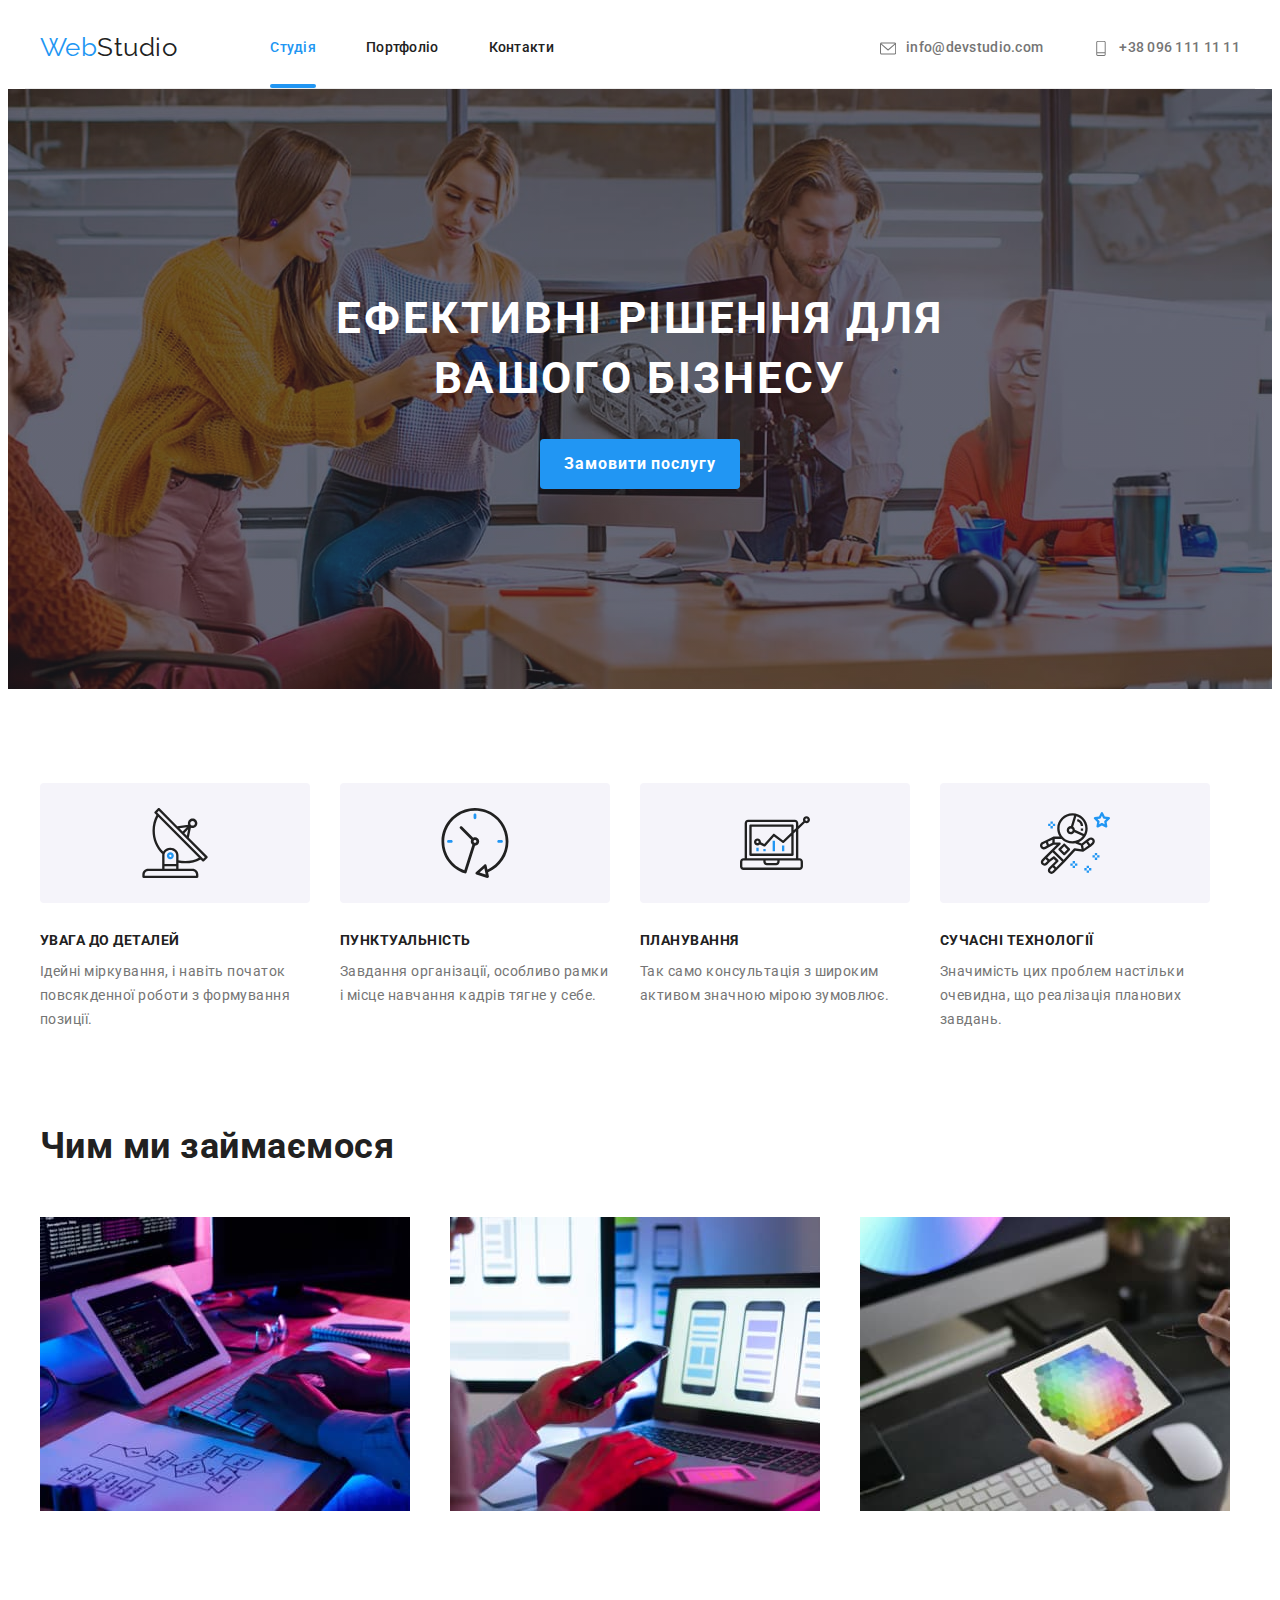
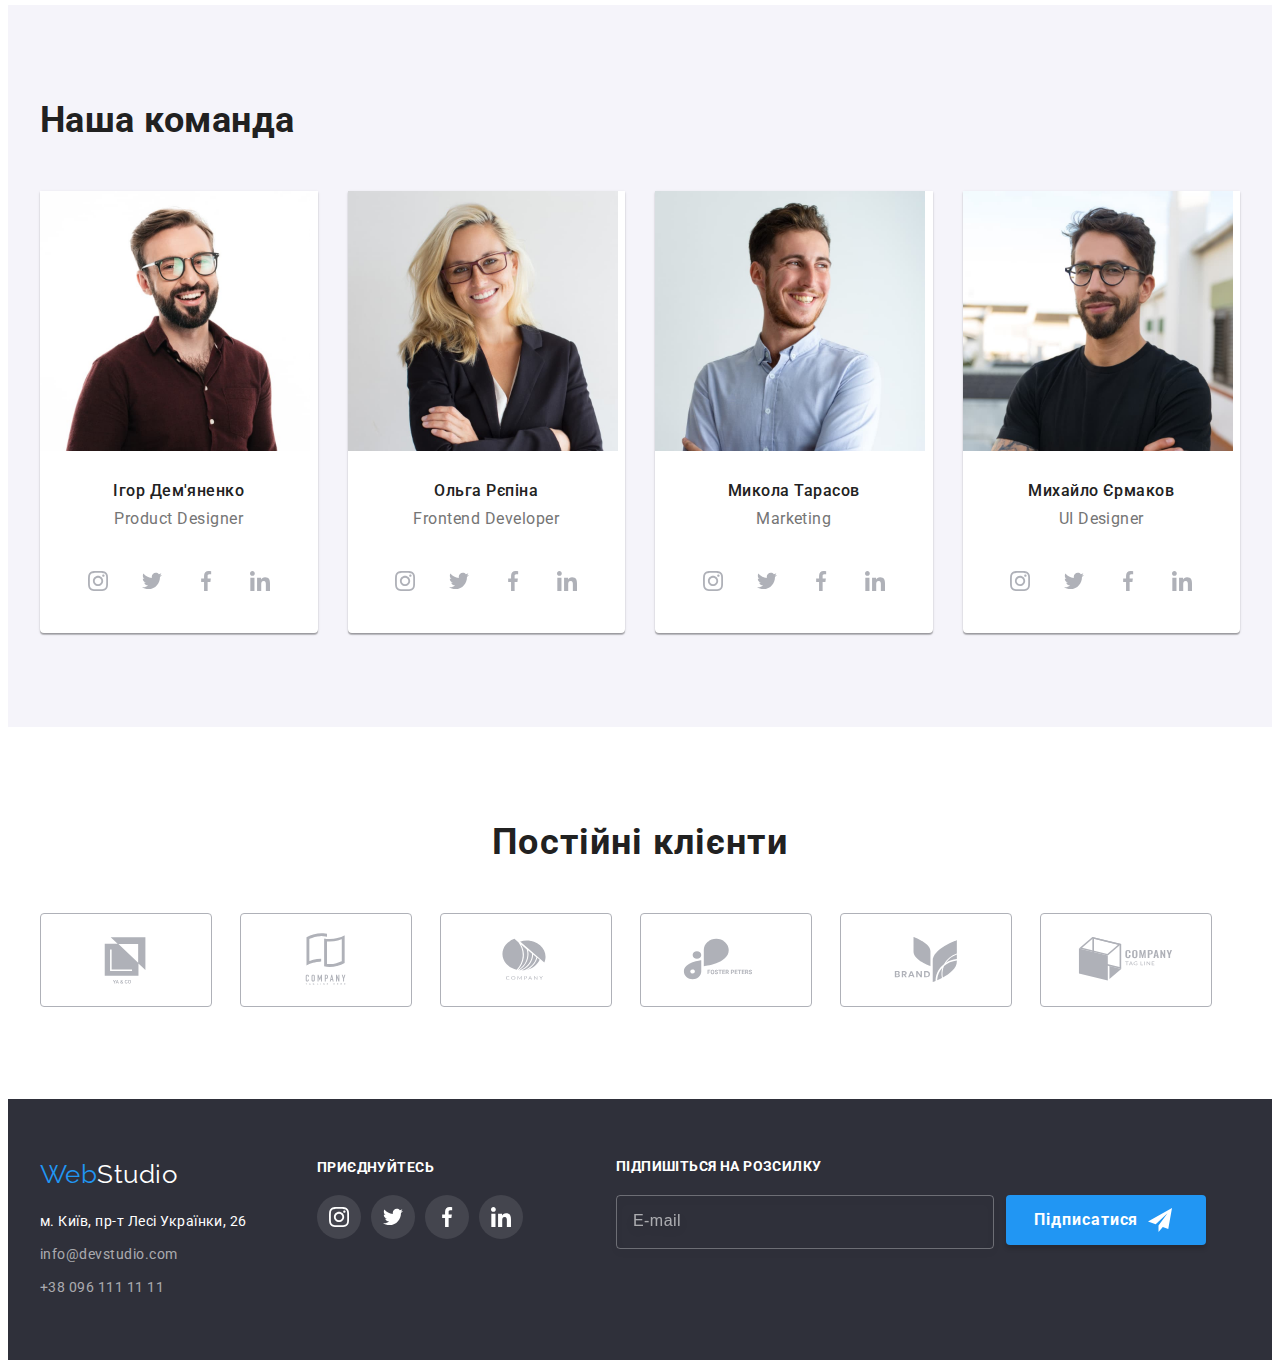
<file: index.html>
<!DOCTYPE html>
<html lang="uk">

<head>
    <meta charset="UTF-8">
    <meta http-equiv="X-UA-Compatible" content="IE=edge">
    <meta name="viewport" content="width=device-width, initial-scale=1.0">
    <link rel="preconnect" href="https://fonts.googleapis.com">
    <link rel="preconnect" href="https://fonts.gstatic.com" crossorigin>
    <link
        href="https://fonts.googleapis.com/css2?family=Raleway:wght@700&family=Roboto:wght@400;500;700;900&display=swap"
        rel="stylesheet">
    <link rel="stylesheet" href="https://cdnjs.cloudflare.com/ajax/libs/modern-normalize/1.1.0/modern-normalize.min.css"
        integrity="sha512-wpPYUAdjBVSE4KJnH1VR1HeZfpl1ub8YT/NKx4PuQ5NmX2tKuGu6U/JRp5y+Y8XG2tV+wKQpNHVUX03MfMFn9Q=="
        crossorigin="anonymous" referrerpolicy="no-referrer" />
    <!-- <link rel="stylesheet" href="./css/styles.css"> -->
    <link rel="stylesheet" href="./css/main.min.css">
    <title>Home_work 7</title>
</head>

<body>
    <header class="header">
        <div class="container">
            <a href="#" class="logo link"> <span class="logo-web">Web</span>Studio</a>
            <nav class="navigation">
                <ul class="navigation__list list">
                    <li class="navigation__item"><a class="navigation__link link current" href="#">Студія</a></li>
                    <li class="navigation__item"><a class="navigation__link link" href="portfolio.html">Портфоліо</a></li>
                    <li class="navigation__item"><a class="navigation__link link" href="#">Контакти</a></li>
                </ul>
            </nav>

            <ul class="adress__list list">
                <li class="adress__item"><a class="adress__mail link" href="mailto:info@devstudio.com">
                        <svg class="mail-icon" width="16px" height="16px">
                            <use href="./images/icons.svg.svg#icon-mail"></use>
                        </svg> info@devstudio.com </a>
                </li>
                <li class="adress__item"><a class="adress__tel link" href="tel:+380961111111">
                        <svg class="tel-icon" width="16px" height="16px">
                            <use href="./images/icons.svg.svg#icon-tel"></use>
                        </svg>+38 096 111 11 11</a></li>
            </ul>
        </div>
    </header>
    <main>
        <!-- section1 -->
        <section class="hero">
            <div class="overlay">
                <div class="container">
                    <h1 class="overlay__title">Ефективні рішення для вашого бізнесу</h1>
                    <button type="button" class="overlay__btn btn" data-modal-open>Замовити послугу</button>
                </div>
            </div>
        </section>
        <!-- section2 -->
        <section class="feature">
            <div class="container">
                <h2 class="feature__title">Особливості</h2>
                <ul class="feature__list list">
                    <li class="feature__item">
                        <div class="feature__box">
                            <svg class="feature__icon" width="70" height="70">
                                <use href="./images/icons.svg.svg#icon-antenna-1-1"></use>
                            </svg>
                        </div>
                        <h3 class="feature__name">УВАГА ДО ДЕТАЛЕЙ</h3>
                        <p class="feature__text text">Ідейні міркування, і навіть початок повсякденної роботи з
                            формування
                            позиції.</p>
                    </li>
                    <li class="feature__item">
                        <div class="feature__box">
                            <svg class="feature__icon" width="70" height="70">
                                <use href="./images/icons.svg.svg#icon-clock-1-1"></use>
                            </svg>
                        </div>
                        <h3 class="feature__name">ПУНКТУАЛЬНІСТЬ</h3>
                        <p class="feature__text text">Завдання організації, особливо рамки і місце навчання кадрів тягне
                            у
                            себе.
                        </p>
                    </li>
                    <li class="feature__item">
                        <div class="feature__box">
                            <svg class="feature__icon" width="70" height="70">
                                <use href="./images/icons.svg.svg#icon-diagram-1-1"></use>
                            </svg>
                        </div>
                        <h3 class="feature__name">ПЛАНУВАННЯ</h3>
                        <p class="feature__text text">Так само консультація з широким активом значною мірою зумовлює.</p>
                    </li>
                    <li class="feature__item">
                        <div class="feature__box">
                            <svg class="feature__icon" width="70" height="70">
                                <use href="./images/icons.svg.svg#icon-astronaut"></use>
                            </svg>
                        </div>
                        <h3 class="feature__name">СУЧАСНІ ТЕХНОЛОГІЇ</h3>
                        <p class="feature__text text">Значимість цих проблем настільки очевидна, що реалізація планових
                            завдань.
                        </p>
                    </li>
                </ul>
            </div>
        </section>
        <!-- section3 -->
        <section class="work">
            <div class="container">
                <h2 class="work__title title">Чим ми займаємося</h2>

                <ul class="work__list list">
                    <li class="work__item"><img class="work__img" width="370" src="./images/box_1.jpg"
                            alt="програмування">
                    </li>
                    <li class="work__item"><img class="work__img" width="370" src="./images/box_2.jpg"
                            alt="кросплатформність"></li>
                    <li class="work__item"><img class="work__img" width="370" src="./images/box_3.jpg" alt="дизайн"></li>
                </ul>
            </div>
        </section>
        <!-- section4 -->
        <section class="team">
            <div class="container">
                <h2 class="team__text title">Наша команда</h2>
                <ul class="team__list list">
                    <li class="team__item">
                        <img class="team__img" width="270" src="./images/img.jpg" alt="працівник 1">
                        <h3 class="team__name">Ігор Дем'яненко</h3>
                        <p class="team__speciality text">Product Designer</p>
                        <ul class="team-soc__list list">
                            <li class="team-soc__item">
                                <a class="team__link" href="#">
                                    <svg class="soc__icon" width="20" height="20">
                                        <use href="./images/icons.svg.svg#icon-instagram"></use>
                                    </svg>
                                </a>
                            </li>
                            <li class="team-soc__item">
                                <a class="team__link" href="#">
                                    <svg class="soc__icon" width="20" height="20">
                                        <use href="./images/icons.svg.svg#icon-twitter"></use>
                                    </svg>
                                </a>
                            </li>
                            <li class="team-soc__item">
                                <a class="team__link" href="#">
                                    <svg class="soc__icon" width="20" height="20">
                                        <use href="./images/icons.svg.svg#icon-facebook"></use>
                                    </svg>
                                </a>
                            </li>
                            <li class="team-soc__item">
                                <a class="team__link" href="#">
                                    <svg class="soc__icon" width="20" height="20">
                                        <use href="./images/icons.svg.svg#icon-linkedin"></use>
                                    </svg>
                                </a>
                            </li>
                        </ul>
                    </li>

                    <li class="team__item">
                        <img class="team__img" width="270" src="./images/img_(1).jpg" alt="працівник 2">
                        <h3 class="team__name">Ольга Рєпіна</h3>
                        <p class="team__speciality text">Frontend Developer</p>
                        <ul class="team-soc__list list">
                            <li class="team-soc__item">
                                <a class="team__link" href="#">
                                    <svg class="soc__icon" width="20" height="20">
                                        <use href="./images/icons.svg.svg#icon-instagram"></use>
                                    </svg>
                                </a>
                            </li>
                            <li class="team-soc__item">
                                <a class="team__link" href="#">
                                    <svg class="soc__icon" width="20" height="20">
                                        <use href="./images/icons.svg.svg#icon-twitter"></use>
                                    </svg>
                                </a>
                            </li>
                            <li class="team-soc__item">
                                <a class="team__link" href="#">
                                    <svg class="soc__icon" width="20" height="20">
                                        <use href="./images/icons.svg.svg#icon-facebook"></use>
                                    </svg>
                                </a>
                            </li>
                            <li class="team-soc__item">
                                <a class="team__link" href="#">
                                    <svg class="soc__icon" width="20" height="20">
                                        <use href="./images/icons.svg.svg#icon-linkedin"></use>
                                    </svg>
                                </a>
                            </li>
                        </ul>
                    </li>

                    <li class="team__item">
                        <img class="team__img" width="270" src="./images/img_(2).jpg" alt="працівник 3">
                        <h3 class="team__name">Микола Тарасов</h3>
                        <p class="team__speciality text">Marketing</p>
                        <ul class="team-soc__list list">
                            <li class="team-soc__item">
                                <a class="team__link" href="#">
                                    <svg class="soc__icon" width="20" height="20">
                                        <use href="./images/icons.svg.svg#icon-instagram"></use>
                                    </svg>
                                </a>
                            </li>
                            <li class="team-soc__item">
                                <a class="team__link" href="#">
                                    <svg class="soc__icon" width="20" height="20">
                                        <use href="./images/icons.svg.svg#icon-twitter"></use>
                                    </svg>
                                </a>
                            </li>
                            <li class="team-soc__item">
                                <a class="team__link" href="#">
                                    <svg class="soc__icon" width="20" height="20">
                                        <use href="./images/icons.svg.svg#icon-facebook"></use>
                                    </svg>
                                </a>
                            </li>
                            <li class="team-soc__item">
                                <a class="team__link" href="#">
                                    <svg class="soc__icon" width="20" height="20">
                                        <use href="./images/icons.svg.svg#icon-linkedin"></use>
                                    </svg>
                                </a>
                            </li>
                        </ul>
                    </li>

                    <li class="team__item">
                        <img class="team__img" width="270" src="./images/img_(3).jpg" alt="працівник 4">
                        <h3 class="team__name">Михайло Єрмаков</h3>
                        <p class="team__speciality text">UI Designer</p>
                        <ul class="team-soc__list list">
                            <li class="team-soc__item">
                                <a class="team__link" href="#">
                                    <svg class="soc__icon" width="20" height="20">
                                        <use href="./images/icons.svg.svg#icon-instagram"></use>
                                    </svg>
                                </a>
                            </li>
                            <li class="team-soc__item">
                                <a class="team__link" href="#">
                                    <svg class="soc__icon" width="20" height="20">
                                        <use href="./images/icons.svg.svg#icon-twitter"></use>
                                    </svg>
                                </a>
                            </li>
                            <li class="team-soc__item">
                                <a class="team__link" href="#">
                                    <svg class="soc__icon" width="20" height="20">
                                        <use href="./images/icons.svg.svg#icon-facebook"></use>
                                    </svg>
                                </a>
                            </li>
                            <li class="team-soc__item">
                                <a class="team__link" href="#">
                                    <svg class="soc__icon" width="20" height="20">
                                        <use href="./images/icons.svg.svg#icon-linkedin"></use>
                                    </svg>
                                </a>
                            </li>
                        </ul>
                    </li>
                </ul>
            </div>
        </section>
        <!-- section5 -->
        <section class="clients">
            <div class="container">
                <h2 class="clients__title">Постійні клієнти</h2>
                <ul class="clients__list list">
                    <li class="clients__item"><a href="#" class="clients__link">
                            <svg class="clients__icon" width="106" height="60">
                                <use href="./images/icons.svg.svg#icon-Logo-1"></use>
                            </svg>
                        </a></li>
                    <li class="clients__item"><a href="#" class="clients__link">
                            <svg class="clients__icon" width="106" height="60">
                                <use href="./images/icons.svg.svg#icon-Logo-2"></use>
                            </svg>
                        </a></li>
                    <li class="clients__item"><a href="#" class="clients__link">
                            <svg class="clients__icon" width="106" height="60">
                                <use href="./images/icons.svg.svg#icon-Logo-3"></use>
                            </svg>
                        </a></li>
                    <li class="clients__item"><a href="#" class="clients__link">
                            <svg class="clients__icon" width="106" height="60">
                                <use href="./images/icons.svg.svg#icon-Logo-4"></use>
                            </svg>
                        </a></li>
                    <li class="clients__item"><a href="#" class="clients__link">
                            <svg class="clients__icon" width="106" height="60">
                                <use href="./images/icons.svg.svg#icon-Logo-5"></use>
                            </svg>
                        </a></li>
                    <li class="clients__item"><a href="#" class="clients__link">
                            <svg class="clients__icon" width="106" height="60">
                                <use href="./images/icons.svg.svg#icon-Logo-6"></use>
                            </svg>
                        </a></li>
                </ul>
            </div>
        </section>
    </main>

    <footer class="footer">
        <div class="container">
            <div class="footer__box">
                <a class="logo__footer link" href="#"><span class="logo-web">Web</span>Studio</a>
                <address class="footer__address">
                    <ul class="footer-address__list">
                        <li class="footer-adress__item list"><a class="footer__address link" target="_blank"
                                rel="noopener noreferrer nofollow" href="https://goo.gl/maps/Fz8Da1LsqDH79VLF6">м. Київ,
                                пр-т
                                Лесі Українки, 26</a></li>
                        <li class="footer-adress__item list"><a class="footer__mail link"
                                href="mailto:info@devstudio.com">info@devstudio.com</a></li>
                        <li class="footer-adress__item list"><a class="footer__tel link" href="tel:+380961111111">+38 096
                                111
                                11
                                11</a></li>
                    </ul>
                </address>
            </div>
            <div class="footer__soc">
                <h2 class="footer-soc__title">приєднуйтесь</h2>
                <ul class="footer-soc__list list">
                    <li class="footer-soc__item">
                        <a class="footer__link" href="#">
                            <svg class="footer-soc__icon" width="20" height="20">
                                <use href="./images/icons.svg.svg#icon-instagram"></use>
                            </svg>
                        </a>
                    </li>
                    <li class="footer-soc__item">
                        <a class="footer__link" href="#">
                            <svg class="footer-soc__icon" width="20" height="20">
                                <use href="./images/icons.svg.svg#icon-twitter"></use>
                            </svg>
                        </a>
                    </li>
                    <li class="footer-soc__item">
                        <a class="footer__link" href="#">
                            <svg class="footer-soc__icon" width="20" height="20">
                                <use href="./images/icons.svg.svg#icon-facebook"></use>
                            </svg>
                        </a>
                    </li>
                    <li class="footer-soc__item">
                        <a class="footer__link" href="#">
                            <svg class="footer-soc__icon" width="20" height="20">
                                <use href="./images/icons.svg.svg#icon-linkedin"></use>
                            </svg>
                        </a>
                    </li>
                </ul>
            </div>

            <div class="input__footer">
                <form action="">

                    <label for="subscribe" class="label__subscribe">Підпишіться на розсилку</label>
                    <div class="container__subscribe">
                        <input type="text" name="subscribe" id="subscribe" class="input__subscribe" placeholder="E-mail">
                        <button type="submit" class="subscribe__btn btn">Підписатися
                            <svg class="icon__subscribe" width="24" height="24">
                                <use href="./images/icons.svg.svg#icon-icon-fly"></use>
                            </svg>
                        </button>
                    </div>
            </div>
            </form>
        </div>
        </div>
    </footer>
    <!-- modal -->
    <div class="backdrop is-hidden" data-modal>
        <div class="modal">
            <button type="button" class="modal__close" data-modal-close>
                <svg class="icon-modal_close" width="17" height="17">
                    <use href="./images/icons.svg.svg#icon-close-black-18dp-2-1-1"></use>
                </svg>
            </button>
            <p class="modal__heading">Залиште свої дані, ми вам передзвонимо</p>

            <form action="">
                <div class="modal-input__group">
                    <label for="name">Ім'я</label>
                    <div class="modal__icon">
                        <input type="text" class="modal__input" placeholder=" " name="name" id="name" required>
                        <svg class="icon-modal__label" width="18" height="18">
                            <use href="./images/icons.svg.svg#icon-person"></use>
                        </svg>
                    </div>
                </div>

                <div class="modal-input__group">
                    <label for="tel">Телефон</label>
                    <div class="modal__icon">
                        <input type="tel " class="modal__input" placeholder=" " name="tel" id="tel">
                        <svg class="icon-modal__label" width="18" height="18">
                            <use href="./images/icons.svg.svg#icon-phone"></use>
                        </svg>
                    </div>
                </div>

                <div class="modal-input__group">
                    <label for="email">Пошта</label>
                    <div class="modal__icon">
                        <input type="email" class="modal__input" placeholder=" " name="email" id="email">
                        <svg class="icon-modal__label" width="18" height="18">
                            <use href="./images/icons.svg.svg#icon-email"></use>
                        </svg>
                    </div>
                </div>

                <div class="modal-input__group">
                    <label for="comment">Коментар</label>
                    <textarea name="comment" id="comment" class="modal__comment" placeholder="Введіть текст"></textarea>
                </div>

                <div class="modal-input__politic">
                    <input type="checkbox" name="politic" id="politic" class="politick__check">
                    <label for="politic" class="politic__label">
                        <span class="politick__check2">
                            <svg width="11" height="8">
                                <use href="./images/icons.svg.svg#icon-politic-check"></use>
                            </svg>
                        </span>
                        Погоджуюся з розсилкою та приймаю<a href="#" class="politic__link">Умови договору</a></label>
                </div>
                <button type="submit" class="modal__btn btn">Відправити</button>
            </form>
        </div>
    </div>

    <script src="./js/modal.js"></script>
</body>

</html>
</file>
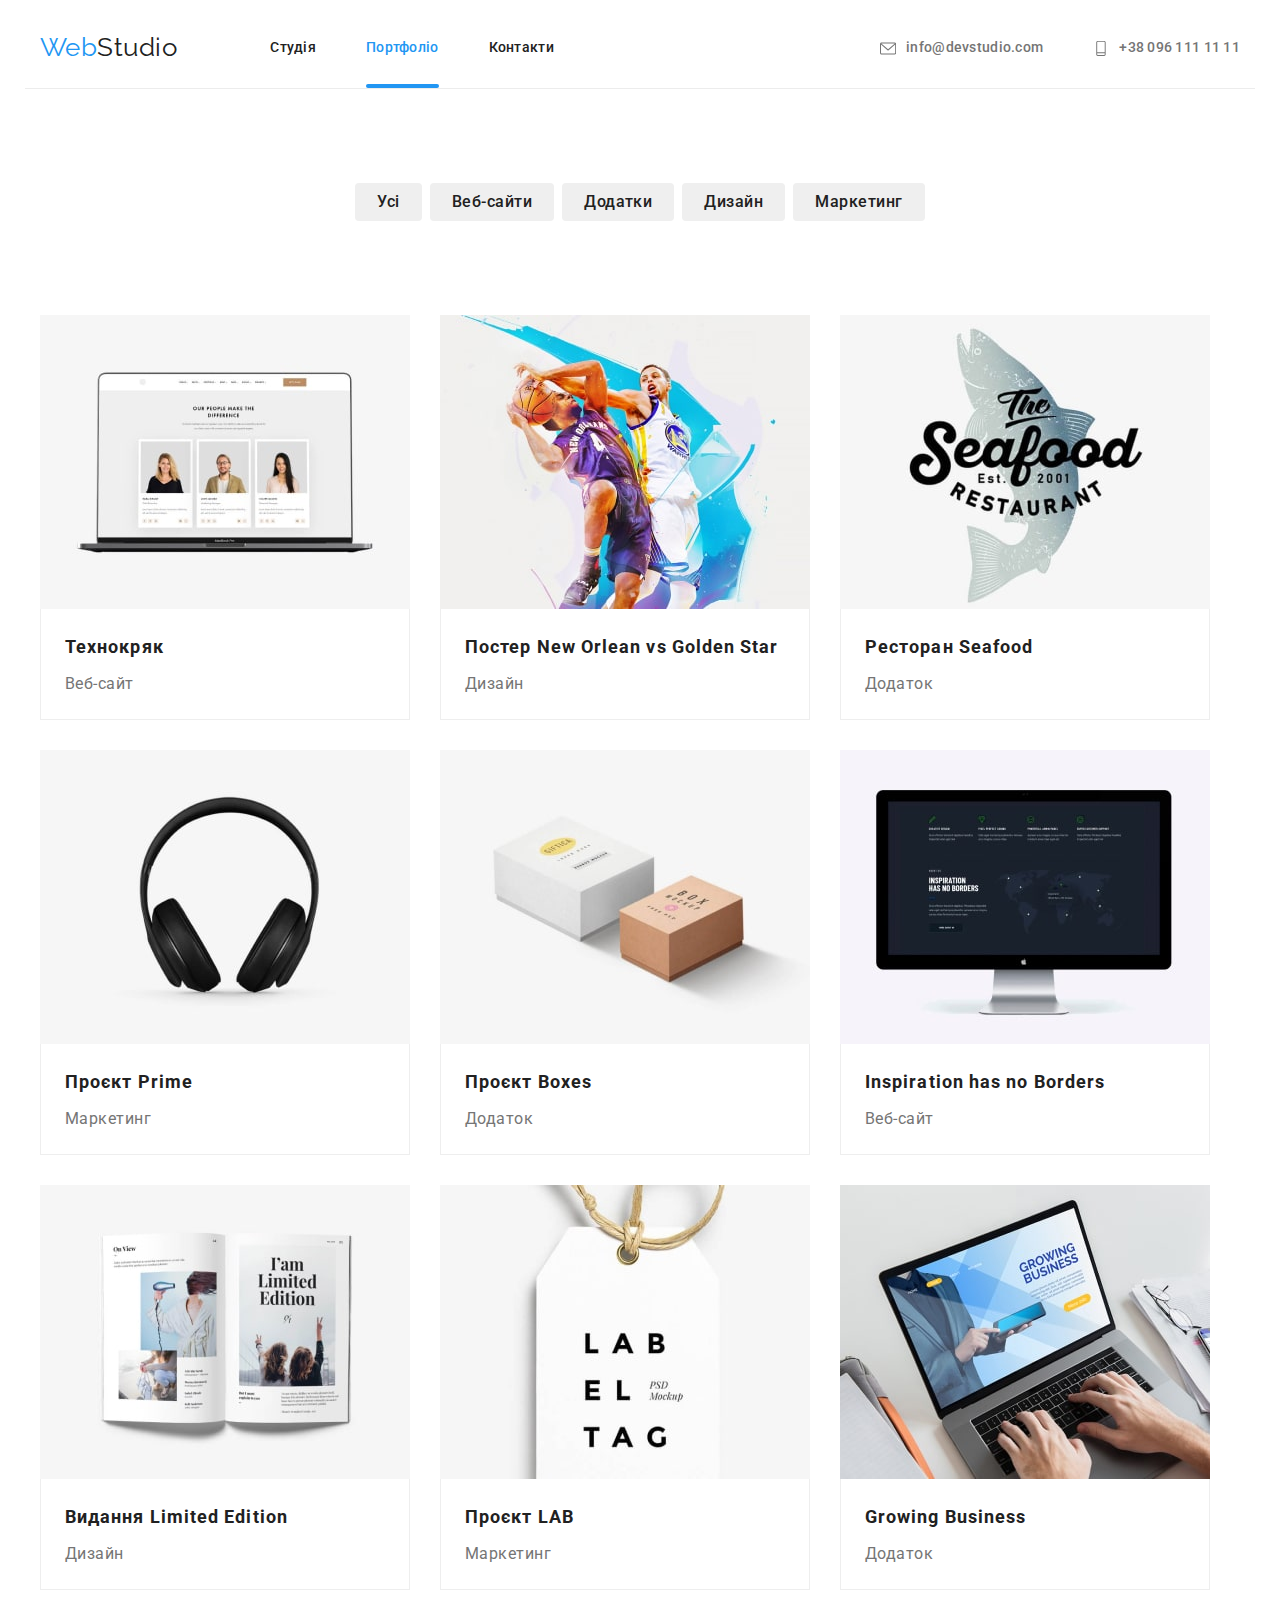
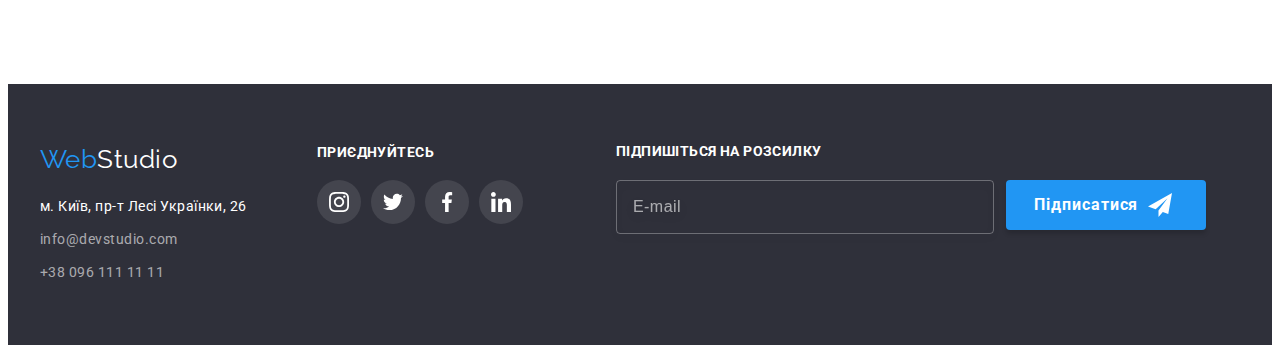
<file: portfolio.html>
<!DOCTYPE html>
<html lang="uk">

<head>
    <meta charset="UTF-8">
    <meta http-equiv="X-UA-Compatible" content="IE=edge">
    <meta name="viewport" content="width=device-width, initial-scale=1.0">
    <link rel="preconnect" href="https://fonts.googleapis.com">
    <link rel="preconnect" href="https://fonts.gstatic.com" crossorigin>
    <link
        href="https://fonts.googleapis.com/css2?family=Raleway:wght@700&family=Roboto:wght@400;500;700;900&display=swap"
        rel="stylesheet">
    <link rel="stylesheet" href="https://cdnjs.cloudflare.com/ajax/libs/modern-normalize/1.1.0/modern-normalize.min.css"
        integrity="sha512-wpPYUAdjBVSE4KJnH1VR1HeZfpl1ub8YT/NKx4PuQ5NmX2tKuGu6U/JRp5y+Y8XG2tV+wKQpNHVUX03MfMFn9Q=="
        crossorigin="anonymous" referrerpolicy="no-referrer" />
    <!-- <link rel="stylesheet" href="./css/styles.css"> -->
    <link rel="stylesheet" href="./css/main.min.css">
    <title>Home_work 7</title>
</head>

<body>
    <header class="header">
        <div class="container">
            <a href="#" class="logo link"> <span class="logo-web">Web</span>Studio</a>
            <nav class="navigation">
                <ul class="navigation__list list">
                    <li class="navigation__item"><a class="navigation__link link" href="index.html">Студія</a></li>
                    <li class="navigation__item"><a class="navigation__link link current" href="#">Портфоліо</a></li>
                    <li class="navigation__item"><a class="navigation__link link" href="#">Контакти</a></li>
                </ul>
            </nav>

            <ul class="adress__list list">
                <li class="adress__item"><a class="adress__mail link" href="mailto:info@devstudio.com">
                        <svg class="mail-icon" width="16px" height="16px">
                            <use href="./images/icons.svg.svg#icon-mail"></use>
                        </svg> info@devstudio.com </a>
                </li>
                <li class="adress__item"><a class="adress__tel link" href="tel:+380961111111">
                        <svg class="tel-icon" width="16px" height="16px">
                            <use href="./images/icons.svg.svg#icon-tel"></use>
                        </svg>+38 096 111 11 11</a></li>
            </ul>
        </div>
    </header>

    <main>
        <!--buttons-->
        <section class="portfolio__buttons">
            <div class="container">
                <ul class="buttons__list list">
                    <li class="buttons__item"><button class="buttons__portfolio btn" type="button">Усі</button></li>
                    <li class="buttons__item"><button class="buttons__portfolio btn" type="button">Веб-сайти</button>
                    </li>
                    <li class="buttons__item"><button class="buttons__portfolio btn" type="button">Додатки</button></li>
                    <li class="buttons__item"><button class="buttons__portfolio btn" type="button">Дизайн</button></li>
                    <li class="buttons__item"><button class="buttons__portfolio btn" type="button">Маркетинг</button>

                </ul>
            </div>
        </section>
        <!--portfolio-->
        <section class="portfolio">
            <div class="container">
                <h1 class="portfolio__title">Portfolio</h1>
                <ul class="portfolio__list list">
                    <li class="portfolio__item">
                        <a class="portfolio__link link" href="#">
                            <div class="wrapper">
                                <img class="portfolio__img" src="./images/img-1-min.jpg" alt="ноутбук" width="370">
                                <p class="text__card">Ресурс пропонує комплексні пропозиції з різним рівнем функціоналу
                                    та сервісів. Все це
                                    дозволить відвідувачу отримати
                                    вичерпні відомості про компанію чи приватну особу.
                                </p>
                            </div>
                            <div class="portfolio__container">
                                <h2 class="portfolio-after__title">Технокряк</h2>
                                <p class="portfolio__text text">Веб-сайт</p>
                            </div>
                        </a>
                    </li>
                    <li class="portfolio__item">
                        <a class="portfolio__link link" href="#">
                            <div class="wrapper">
                                <img class="portfolio__img" src="./images/img-2-min.jpg" alt="баскетболисти"
                                    width="370">
                                <p class="text__card">Ресурс пропонує комплексні пропозиції з різним рівнем функціоналу
                                    та сервісів. Все це
                                    дозволить відвідувачу отримати
                                    вичерпні відомості про компанію чи приватну особу.
                                </p>
                            </div>
                            <div class="portfolio__container">
                                <h2 class="portfolio-after__title">Постер<span lang="en"> New Orlean vs Golden
                                        Star</span>
                                </h2>
                                <p class="portfolio__text text">Дизайн</p>
                            </div>
                        </a>
                    </li>
                    <li class="portfolio__item">
                        <a class="portfolio__link link" href="#">
                            <div class="wrapper">
                                <img class="portfolio__img" src="./images/img-3-min.jpg" alt="назва ресторану"
                                    width="370">
                                <p class="text__card">Ресурс пропонує комплексні пропозиції з різним рівнем функціоналу
                                    та сервісів. Все це
                                    дозволить відвідувачу отримати
                                    вичерпні відомості про компанію чи приватну особу.
                                </p>
                            </div>
                            <div class="portfolio__container">
                                <h2 class="portfolio-after__title">Ресторан <span lang="en">Seafood</span></h2>
                                <p class="portfolio__text text">Додаток</p>
                            </div>
                        </a>
                    </li>
                    <li class="portfolio__item">
                        <a class="portfolio__link link" href="#">
                            <div class="wrapper">
                                <img class="portfolio__img" src="./images/img-4-min.jpg" alt="наушники" width="370">
                                <p class="text__card">Ресурс пропонує комплексні пропозиції з різним рівнем функціоналу
                                    та сервісів. Все це
                                    дозволить відвідувачу отримати
                                    вичерпні відомості про компанію чи приватну особу.
                                </p>
                            </div>
                            <div class="portfolio__container">
                                <h2 class="portfolio-after__title">Проєкт <span lang="en">Prime</span></h2>
                                <p class="portfolio__text text">Маркетинг</p>
                            </div>
                        </a>
                    </li>
                    <li class="portfolio__item">
                        <a class="portfolio__link link" href="#">
                            <div class="wrapper">
                                <img class="portfolio__img" src="./images/img-5-min.jpg" alt="коробки" width="370">
                                <p class="text__card">Ресурс пропонує комплексні пропозиції з різним рівнем функціоналу
                                    та сервісів. Все це
                                    дозволить відвідувачу отримати
                                    вичерпні відомості про компанію чи приватну особу.
                                </p>
                            </div>
                            <div class="portfolio__container">
                                <h2 class="portfolio-after__title">Проєкт <span lang="en">Boxes</span></h2>
                                <p class="portfolio__text text">Додаток</p>
                            </div>
                        </a>
                    </li>
                    <li class="portfolio__item">
                        <a class="portfolio__link link" href="#">
                            <div class="wrapper">
                                <img class="portfolio__img" src="./images/img-6-min.jpg" alt="комп'ютер" width="370">
                                <p class="text__card">Ресурс пропонує комплексні пропозиції з різним рівнем функціоналу
                                    та сервісів. Все це
                                    дозволить відвідувачу отримати
                                    вичерпні відомості про компанію чи приватну особу.
                                </p>
                            </div>
                            <div class="portfolio__container">
                                <h2 class="portfolio-after__title" lang="en">Inspiration has no Borders</h2>
                                <p class="portfolio__text text">Веб-сайт</p>
                            </div>
                        </a>
                    </li>
                    <li class="portfolio__item">
                        <a class="portfolio__link link" href="#">
                            <div class="wrapper">
                                <img class="portfolio__img" src="./images/img-7-min.jpg" alt="книга" width="370">
                                <p class="text__card">Ресурс пропонує комплексні пропозиції з різним рівнем функціоналу
                                    та сервісів. Все це
                                    дозволить відвідувачу отримати
                                    вичерпні відомості про компанію чи приватну особу.
                                </p>
                            </div>
                            <div class="portfolio__container">
                                <h2 class="portfolio-after__title">Видання <span lang="en">Limited Edition</span></h2>
                                <p class="portfolio__text text">Дизайн</p>
                            </div>
                        </a>
                    </li>
                    <li class="portfolio__item">
                        <a class="portfolio__link link" href="#">
                            <div class="wrapper">
                                <img class="portfolio__img" src="./images/img-8-min.jpg" alt="Проєкт LAB" width="370">
                                <p class="text__card">Ресурс пропонує комплексні пропозиції з різним рівнем функціоналу
                                    та сервісів. Все це
                                    дозволить відвідувачу отримати
                                    вичерпні відомості про компанію чи приватну особу.
                                </p>
                            </div>
                            <div class="portfolio__container">
                                <h2 class="portfolio-after__title">Проєкт <span lang="en">LAB</span></h2>
                                <p class="portfolio__text text">Маркетинг</p>
                            </div>
                        </a>
                    </li>
                    <li class="portfolio__item">
                        <a class="portfolio__link link" href="#">
                            <div class="wrapper">
                                <img class="portfolio__img" src="./images/img-9-min.jpg" alt="Growing Business"
                                    width="370">
                                <p class="text__card">Ресурс пропонує комплексні пропозиції з різним рівнем функціоналу
                                    та сервісів. Все це
                                    дозволить відвідувачу отримати
                                    вичерпні відомості про компанію чи приватну особу.
                                </p>
                            </div>
                            <div class="portfolio__container">
                                <h2 class="portfolio-after__title" lang="en">Growing Business</h2>
                                <p class="portfolio__text text">Додаток</p>
                            </div>
                        </a>
                    </li>
                </ul>
            </div>
        </section>
    </main>

    <footer class="footer">
        <div class="container">
            <div class="footer__box">
                <a class="logo__footer link" href="#"><span class="logo-web">Web</span>Studio</a>
                <address class="footer__address">
                    <ul class="footer-address__list">
                        <li class="footer-adress__item list"><a class="footer__address link" target="_blank"
                                rel="noopener noreferrer nofollow" href="https://goo.gl/maps/Fz8Da1LsqDH79VLF6">м. Київ,
                                пр-т
                                Лесі Українки, 26</a></li>
                        <li class="footer-adress__item list"><a class="footer__mail link"
                                href="mailto:info@devstudio.com">info@devstudio.com</a></li>
                        <li class="footer-adress__item list"><a class="footer__tel link" href="tel:+380961111111">+38
                                096
                                111
                                11
                                11</a></li>
                    </ul>
                </address>
            </div>
            <div class="footer__soc">
                <h2 class="footer-soc__title">приєднуйтесь</h2>
                <ul class="footer-soc__list list">
                    <li class="footer-soc__item">
                        <a class="footer__link" href="#">
                            <svg class="footer-soc__icon" width="20" height="20">
                                <use href="./images/icons.svg.svg#icon-instagram"></use>
                            </svg>
                        </a>
                    </li>
                    <li class="footer-soc__item">
                        <a class="footer__link" href="#">
                            <svg class="footer-soc__icon" width="20" height="20">
                                <use href="./images/icons.svg.svg#icon-twitter"></use>
                            </svg>
                        </a>
                    </li>
                    <li class="footer-soc__item">
                        <a class="footer__link" href="#">
                            <svg class="footer-soc__icon" width="20" height="20">
                                <use href="./images/icons.svg.svg#icon-facebook"></use>
                            </svg>
                        </a>
                    </li>
                    <li class="footer-soc__item">
                        <a class="footer__link" href="#">
                            <svg class="footer-soc__icon" width="20" height="20">
                                <use href="./images/icons.svg.svg#icon-linkedin"></use>
                            </svg>
                        </a>
                    </li>
                </ul>
            </div>

            <div class="input__footer">
                <form action="">

                    <label for="subscribe" class="label__subscribe">Підпишіться на розсилку</label>
                    <div class="container__subscribe">
                        <input type="text" name="subscribe" id="subscribe" class="input__subscribe"
                            placeholder="E-mail">
                        <button type="submit" class="subscribe__btn btn">Підписатися
                            <svg class="icon__subscribe" width="24" height="24">
                                <use href="./images/icons.svg.svg#icon-icon-fly"></use>
                            </svg>
                        </button>
                    </div>
            </div>
            </form>
        </div>
        </div>
    </footer>
    <script src="./js/modal.js"></script>
</body>
</file>
<file: css/main.min.css>
:root{--primary-text-color: #757575;--primary-title-color: #212121;--accent-color: #2196f3;--primary-white-color: #ffffff;--primary-bg-color: #2f303a;--secondary-bg-color: #f5f4fa;--primary-tel-mail-color: rgba(255, 255, 255, 0.6);--primary-border-color: #eeeeee;--primary-icon-color: #afb1b8;--timing-function: cubic-bezier(0.4, 0, 0.2, 1)}p,h1,h2,h3,h4,h5,h6{margin:0px}ul{margin:0px;padding-left:0px}.list{list-style:none}.link{text-decoration:none;font-style:normal;-webkit-transition:color 250ms var(--timing-function);transition:color 250ms var(--timing-function)}img{display:block}body{font-family:"Roboto",sans-serif;letter-spacing:.03em;background-color:var(--primary-white-color)}.footer{background-color:var(--primary-bg-color)}section{padding-top:94px;padding-bottom:94px}.container{width:1200px;padding:0px 15px;margin:0 auto}.btn{font-family:inherit;font-weight:500;font-size:16px;line-height:1.62;color:var(--primary-title-color);letter-spacing:.03em;cursor:pointer;border-radius:4px;border:0;-webkit-transition:background-color 250ms var(--timing-function),-webkit-box-shadow 250ms var(--timing-function);transition:background-color 250ms var(--timing-function),-webkit-box-shadow 250ms var(--timing-function);transition:background-color 250ms var(--timing-function),box-shadow 250ms var(--timing-function);transition:background-color 250ms var(--timing-function),box-shadow 250ms var(--timing-function),-webkit-box-shadow 250ms var(--timing-function)}.btn:focus,.btn:hover{background-color:var(--accent-color);color:var(--primary-white-color)}.text{font-size:14px;line-height:1.7142857143;letter-spacing:em;color:var(--primary-text-color)}.title{font-size:36px;line-height:1.1666666667;letter-spacing:em;color:var(--primary-title-color)}header .container{display:-webkit-box;display:-ms-flexbox;display:flex;-webkit-box-align:center;-ms-flex-align:center;align-items:center;border-bottom:1px solid #ececec}.logo{font-family:"Raleway";font-size:26px;line-height:1.19;color:var(--primary-title-color);padding-top:24px;padding-bottom:25px}.logo-web{font-family:"Raleway";font-size:26px;line-height:1.19;color:var(--accent-color)}.navigation__list{display:-webkit-box;display:-ms-flexbox;display:flex;margin-left:93px}.navigation__item:not(:last-child){margin-right:50px}.navigation__link{position:relative;display:block;font-weight:500;font-size:14px;line-height:1.14;letter-spacing:.02em;color:var(--primary-title-color);padding-top:32px;padding-bottom:32px}.navigation__link:hover,.navigation__link:focus{color:var(--accent-color)}.current{color:var(--accent-color)}.current::after{position:absolute;display:block;content:"";bottom:0;width:100%;height:4px;border-radius:2px;background-color:var(--accent-color)}.current:hover::after{position:absolute;display:block;content:"";bottom:0;width:100%;height:4px;border-radius:2px;background-color:var(--accent-color)}.adress__list{display:-webkit-box;display:-ms-flexbox;display:flex;margin-left:auto}.adress__item:not(:last-child){margin-right:50px}.adress__mail{display:-webkit-box;display:-ms-flexbox;display:flex;font-weight:500;font-size:14px;line-height:1.14;letter-spacing:.02em;color:var(--primary-text-color);padding-top:32px;padding-bottom:32px}.adress__mail:hover,.adress__mail:focus{color:var(--accent-color)}.mail-icon{fill:currentColor;margin-right:10px}.adress__tel{display:-webkit-box;display:-ms-flexbox;display:flex;font-weight:500;font-size:14px;line-height:1.14;letter-spacing:.02em;color:var(--primary-text-color);padding-top:32px;padding-bottom:32px}.adress__tel:hover,.adress__tel:focus{color:var(--accent-color)}.tel-icon{fill:currentColor;margin-right:10px}.hero{text-align:center;background-color:var(--primary-bg-color);height:600px;max-width:1600px;background-image:url(../images/bg-hero.jpg);background-size:cover;background-repeat:no-repeat;background-position:center;margin-left:auto;margin-right:auto;padding:0}.overlay{height:600px;max-width:1600px;background-image:-webkit-gradient(linear, left top, right top, from(rgba(47, 48, 58, 0.4)), to(rgba(47, 48, 58, 0.4)));background-image:linear-gradient(to right, rgba(47, 48, 58, 0.4), rgba(47, 48, 58, 0.4))}.overlay__title{font-size:44px;line-height:1.36;text-align:center;letter-spacing:.06em;text-transform:uppercase;color:var(--primary-white-color);width:696px;margin:0 auto;padding-top:200px}.overlay__btn{font-weight:700;line-height:1.88;letter-spacing:.06em;min-width:200px;height:50px;background-color:var(--accent-color);color:var(--primary-white-color);margin-top:30px}.overlay__btn:hover,.overlay__btn:focus{background-color:#188ce8;color:var(--primary-white-color)}.backdrop{position:fixed;background:rgba(0,0,0,.2);top:0;width:100%;height:100%;-webkit-transition:opacity 250ms var(--timing-function),visibility 250ms var(--timing-function);transition:opacity 250ms var(--timing-function),visibility 250ms var(--timing-function)}.backdrop.is-hidden .modal{-webkit-transform:translate(-50%, -50%) scale(1.4);transform:translate(-50%, -50%) scale(1.4)}.modal{position:absolute;top:50%;left:50%;-webkit-transform:translate(-50%, -50%) scale(1);transform:translate(-50%, -50%) scale(1);width:528px;min-height:581px;background-color:#fff;-webkit-box-shadow:0px 1px 3px rgba(0,0,0,.12),0px 1px 1px rgba(0,0,0,.14),0px 2px 1px rgba(0,0,0,.2);box-shadow:0px 1px 3px rgba(0,0,0,.12),0px 1px 1px rgba(0,0,0,.14),0px 2px 1px rgba(0,0,0,.2);border-radius:4px;-webkit-transition:-webkit-transform 250ms var(--timing-function);transition:-webkit-transform 250ms var(--timing-function);transition:transform 250ms var(--timing-function);transition:transform 250ms var(--timing-function), -webkit-transform 250ms var(--timing-function);padding-left:40px;padding-right:40px}.modal__close{position:absolute;top:8px;right:8px;width:30px;height:30px;background-color:rgba(0,0,0,0);border:1px solid rgba(0,0,0,.1);border-radius:50%;display:-webkit-box;display:-ms-flexbox;display:flex;-webkit-box-align:center;-ms-flex-align:center;align-items:center;-webkit-box-pack:center;-ms-flex-pack:center;justify-content:center;cursor:pointer;-webkit-transition:fill 250ms var(--timing-function);transition:fill 250ms var(--timing-function)}.modal__close:hover,.modal__close:focus{fill:var(--accent-color)}.is-hidden{opacity:0;visibility:hidden;pointer-events:none}.modal__heading{font-weight:700;font-size:20px;line-height:1.15;text-align:center;padding-top:40px}.modal-input__group{margin-bottom:10px}.modal-input__group:first-child{margin-top:12px}.modal-input__group label{display:block;font-size:12px;line-height:1.16;letter-spacing:.01em;color:var(--primary-text-color);margin-bottom:4px}.modal__icon{position:relative}.modal__input{width:100%;height:40px;border:1px solid rgba(33,33,33,.2);border-radius:4px;padding-left:42px;outline:0}.modal__input:focus{border-color:var(--accent-color)}.modal__input:focus+svg{fill:var(--accent-color)}.icon-modal__label{position:absolute;top:50%;left:12px;-webkit-transform:translateY(-50%);transform:translateY(-50%)}.modal__comment{width:100%;height:120px;border:1px solid rgba(33,33,33,.2);border-radius:4px;padding:12px 16px;resize:none;outline:none}.modal__comment:focus{border-color:var(--accent-color)}.modal__comment::-webkit-input-placeholder{padding-top:9px;font-size:12px;line-height:1.16px;letter-spacing:.01em;color:rgba(117,117,117,.5)}.modal__comment::-moz-placeholder{padding-top:9px;font-size:12px;line-height:1.16px;letter-spacing:.01em;color:rgba(117,117,117,.5)}.modal__comment:-ms-input-placeholder{padding-top:9px;font-size:12px;line-height:1.16px;letter-spacing:.01em;color:rgba(117,117,117,.5)}.modal__comment::-ms-input-placeholder{padding-top:9px;font-size:12px;line-height:1.16px;letter-spacing:.01em;color:rgba(117,117,117,.5)}.modal__comment::placeholder{padding-top:9px;font-size:12px;line-height:1.16px;letter-spacing:.01em;color:rgba(117,117,117,.5)}.modal-input__politic{margin-left:14px;margin-top:20px}.politick__check{position:absolute;width:1px;height:1px;margin:-1px;border:0;padding:0;white-space:nowrap;overflow:hidden;opacity:0}.politick__check2{width:16px;height:16px;border:2px solid var(--primary-title-color);border-radius:2px;margin-right:7px;display:-webkit-box;display:-ms-flexbox;display:flex;-webkit-box-pack:center;-ms-flex-pack:center;justify-content:center;-webkit-box-align:center;-ms-flex-align:center;align-items:center;cursor:pointer}.politick__check2 svg{fill:rgba(0,0,0,0)}label.politic__label{display:-webkit-box;display:-ms-flexbox;display:flex;-webkit-box-align:center;-ms-flex-align:center;align-items:center;font-size:14px;line-height:1.71;color:var(--primary-text-color);letter-spacing:.03em}.politick__check:checked+label>span{border:none;background-color:var(--accent-color)}.politick__check:checked+label>span svg{fill:var(--primary-white-color)}.politic__link{color:var(--accent-color);margin-left:5px}.modal__btn{display:block;height:50px;min-width:200px;background-color:var(--accent-color);color:var(--primary-white-color);border:none;font-weight:700;line-height:1.88;letter-spacing:.06em;-webkit-box-shadow:0px 4px 4px rgba(0,0,0,.15);box-shadow:0px 4px 4px rgba(0,0,0,.15);margin:0 auto;margin-top:30px}.modal__btn:hover,.modal__btn:focus{background-color:#188ce8}.feature{padding-bottom:0}.feature__title{position:absolute;width:1px;height:1px;margin:-1px;border:0;padding:0;white-space:nowrap;overflow:hidden}.feature__list{display:-webkit-box;display:-ms-flexbox;display:flex}.feature__item{margin-right:30px;width:270px}.feature__item:last-child{margin:0}.feature__box{display:-webkit-box;display:-ms-flexbox;display:flex;background-color:#f5f4fa;border-radius:4px;width:270px;height:120px;-webkit-box-pack:center;-ms-flex-pack:center;justify-content:center;-webkit-box-align:center;-ms-flex-align:center;align-items:center;margin-bottom:30px}.feature__name{font-size:14px;line-height:1.14;text-transform:uppercase;color:var(--primary-title-color);margin-bottom:10px}.work__title{margin-bottom:50px}.work__list{display:-webkit-box;display:-ms-flexbox;display:flex}.work__item{width:calc((100% - 60px)/3)}.work__item:not(:last-child){margin-right:30px}.team{background-color:var(--secondary-bg-color)}.team__text{margin-bottom:50px}.team__list{display:-webkit-box;display:-ms-flexbox;display:flex}.team__item{width:calc((100% - 90px)/4);background:var(--primary-white-color);-webkit-box-shadow:0px 1px 3px rgba(0,0,0,.12),0px 1px 1px rgba(0,0,0,.14),0px 2px 1px rgba(0,0,0,.2);box-shadow:0px 1px 3px rgba(0,0,0,.12),0px 1px 1px rgba(0,0,0,.14),0px 2px 1px rgba(0,0,0,.2);border-radius:0px 0px 4px 4px}.team__item:not(:last-child){margin-right:30px}.team__name{font-weight:500;font-size:16px;line-height:19px;text-align:center;color:var(--primary-title-color);margin-top:30px}.team__speciality{font-size:16px;line-height:1.18;text-align:center;padding-top:10px;padding-bottom:30px}.team-soc__list{display:-webkit-box;display:-ms-flexbox;display:flex;-webkit-box-pack:center;-ms-flex-pack:center;justify-content:center;-webkit-box-align:center;-ms-flex-align:center;align-items:center;padding-bottom:30px}.team-soc__item{width:44px;height:44px}.team-soc__item:not(:last-child){margin-right:10px}.team__link{width:100%;height:100%;background-color:#fff;color:var(--primary-icon-color);display:-webkit-box;display:-ms-flexbox;display:flex;border-radius:50%;-webkit-box-pack:center;-ms-flex-pack:center;justify-content:center;-webkit-box-align:center;-ms-flex-align:center;align-items:center;fill:var(--primary-icon-color);-webkit-transition:background-color 250ms var(--timing-function),color 250ms var(--timing-function);transition:background-color 250ms var(--timing-function),color 250ms var(--timing-function)}.team__link:hover,.team__link:focus{color:var(--primary-white-color);background-color:var(--accent-color)}.soc__icon{fill:currentColor}.clients__title{font-size:36px;line-height:42px;text-align:center;letter-spacing:.03em;color:#212121;margin-bottom:50px}.clients__list{display:-webkit-box;display:-ms-flexbox;display:flex}.clients__item{width:170px;height:92px}.clients__item:not(:last-child){margin-right:30px}.clients__link{display:-webkit-box;display:-ms-flexbox;display:flex;width:100%;height:100%;border:1px solid var(--primary-icon-color);color:var(--primary-icon-color);border-radius:4px;-webkit-box-pack:center;-ms-flex-pack:center;justify-content:center;-webkit-box-align:center;-ms-flex-align:center;align-items:center;-webkit-transition:color 250ms var(--timing-function),border 250ms var(--timing-function);transition:color 250ms var(--timing-function),border 250ms var(--timing-function)}.clients__link:hover,.clients__link:focus{color:var(--accent-color);border:1px solid var(--accent-color)}.clients__icon{fill:currentColor}.footer .container{display:-webkit-box;display:-ms-flexbox;display:flex;padding-top:60px;padding-bottom:60px}.logo__footer{font-family:"Raleway";font-size:26px;line-height:1.19;color:var(--primary-white-color)}.footer-adress__item{margin-top:9px}.footer-adress__item:first-child{margin-top:20px}.footer__address{font-size:14px;line-height:1.71;color:var(--primary-white-color)}.footer__address:hover,.footer__address:focus{color:var(--accent-color)}.footer__mail{font-size:14px;line-height:1.71;color:var(--primary-tel-mail-color)}.footer__mail:hover,.footer__mail:focus{color:var(--accent-color)}.footer__tel{font-size:14px;line-height:1.71;color:var(--primary-tel-mail-color)}.footer__tel:hover,.footer__tel:focus{color:var(--accent-color)}.footer__soc{margin-left:70px}.footer-soc__title{font-size:14px;line-height:16px;letter-spacing:.03em;text-transform:uppercase;color:var(--primary-white-color);margin-bottom:20px}.footer-soc__list{display:-webkit-box;display:-ms-flexbox;display:flex}.footer-soc__item:not(:last-child){margin-right:10px}.footer__link{display:-webkit-box;display:-ms-flexbox;display:flex;width:44px;height:44px;background:rgba(255,255,255,.1);border-radius:50%;-webkit-box-pack:center;-ms-flex-pack:center;justify-content:center;-webkit-box-align:center;-ms-flex-align:center;align-items:center;fill:var(--primary-white-color);-webkit-transition:background-color 250ms var(--timing-function);transition:background-color 250ms var(--timing-function)}.footer__link:hover,.footer__link:focus{background-color:var(--accent-color)}.input__footer{margin-left:93px}.label__subscribe{display:block;font-weight:700;font-size:14px;line-height:1.14;letter-spacing:.03em;text-transform:uppercase;color:var(--primary-white-color);margin-bottom:20px}.container__subscribe{display:-webkit-box;display:-ms-flexbox;display:flex}.input__subscribe{width:358px;height:50px;border:1px solid rgba(255,255,255,.3);-webkit-filter:drop-shadow(0px 4px 4px rgba(0, 0, 0, 0.15));filter:drop-shadow(0px 4px 4px rgba(0, 0, 0, 0.15));border-radius:4px;background-color:rgba(0,0,0,0);outline:none;padding-left:16px;color:var(--primary-white-color)}.input__subscribe::-webkit-input-placeholder{font-size:16px;line-height:1.25;letter-spacing:.03em;color:var(--primary-tel-mail-color)}.input__subscribe::-moz-placeholder{font-size:16px;line-height:1.25;letter-spacing:.03em;color:var(--primary-tel-mail-color)}.input__subscribe:-ms-input-placeholder{font-size:16px;line-height:1.25;letter-spacing:.03em;color:var(--primary-tel-mail-color)}.input__subscribe::-ms-input-placeholder{font-size:16px;line-height:1.25;letter-spacing:.03em;color:var(--primary-tel-mail-color)}.input__subscribe::placeholder{font-size:16px;line-height:1.25;letter-spacing:.03em;color:var(--primary-tel-mail-color)}.input__subscribe:focus{border-color:var(--accent-color)}.subscribe__btn{display:-webkit-box;display:-ms-flexbox;display:flex;-webkit-box-align:center;-ms-flex-align:center;align-items:center;padding:10px 28px;font-weight:700;font-size:16px;line-height:1.87;letter-spacing:.06em;min-width:200px;height:50px;color:var(--primary-white-color);background-color:var(--accent-color);-webkit-box-shadow:0px 4px 4px rgba(0,0,0,.15);box-shadow:0px 4px 4px rgba(0,0,0,.15);margin-left:12px}.subscribe__btn:hover,.subscribe__btn:focus{background-color:#188ce8}.icon__subscribe{fill:var(--primary-white-color);margin-left:10px}.buttons__portfolio{padding:6px 22px 6px 22px}.buttons__portfolio:hover,.buttons__portfolio:focus{-webkit-box-shadow:0px 3px 1px rgba(0,0,0,.1),0px 1px 2px rgba(0,0,0,.08),0px 2px 2px rgba(0,0,0,.12);box-shadow:0px 3px 1px rgba(0,0,0,.1),0px 1px 2px rgba(0,0,0,.08),0px 2px 2px rgba(0,0,0,.12)}.buttons__list{display:-webkit-box;display:-ms-flexbox;display:flex;-webkit-box-pack:center;-ms-flex-pack:center;justify-content:center}.buttons__item:not(:last-child){margin-right:8px}.portfolio{padding-top:0}.portfolio__title{position:absolute;width:1px;height:1px;margin:-1px;border:0;padding:0;white-space:nowrap;overflow:hidden}.portfolio__list{display:-webkit-box;display:-ms-flexbox;display:flex;-ms-flex-wrap:wrap;flex-wrap:wrap}.portfolio__item{margin-right:30px;margin-bottom:30px;width:370px;-webkit-transition:-webkit-box-shadow 250ms var(--timing-function);transition:-webkit-box-shadow 250ms var(--timing-function);transition:box-shadow 250ms var(--timing-function);transition:box-shadow 250ms var(--timing-function), -webkit-box-shadow 250ms var(--timing-function)}.portfolio__item:hover .text__card{-webkit-transform:translateY(0);transform:translateY(0)}.portfolio__item:hover{-webkit-box-shadow:0px 1px 1px rgba(0,0,0,.12),0px 4px 4px rgba(0,0,0,.06),1px 4px 6px rgba(0,0,0,.16);box-shadow:0px 1px 1px rgba(0,0,0,.12),0px 4px 4px rgba(0,0,0,.06),1px 4px 6px rgba(0,0,0,.16)}.portfolio__item:nth-child(3n){margin-right:0}.portfolio__item:nth-last-child(-n+3){margin-bottom:0}.wrapper{position:relative;overflow:hidden}.text__card{position:absolute;top:0;font-size:18px;line-height:1.56;letter-spacing:.03em;color:var(--primary-white-color);padding:63px 24px;background:rgba(33,150,243,.9);height:100%;-webkit-transform:translateY(100%);transform:translateY(100%);-webkit-transition:-webkit-transform 250ms var(--timing-function);transition:-webkit-transform 250ms var(--timing-function);transition:transform 250ms var(--timing-function);transition:transform 250ms var(--timing-function), -webkit-transform 250ms var(--timing-function)}.portfolio__container{border-right:1px solid var(--primary-border-color);border-bottom:1px solid var(--primary-border-color);border-left:1px solid var(--primary-border-color);padding-top:20px;padding-bottom:20px;padding-left:24px;background:var(--primary-white-color);max-width:370px}.portfolio-after__title{font-size:18px;line-height:2;letter-spacing:.06em;color:var(--primary-title-color);padding-bottom:4px}.portfolio__text{font-size:16px;line-height:1.88}/*# sourceMappingURL=main.min.css.map */
</file>
